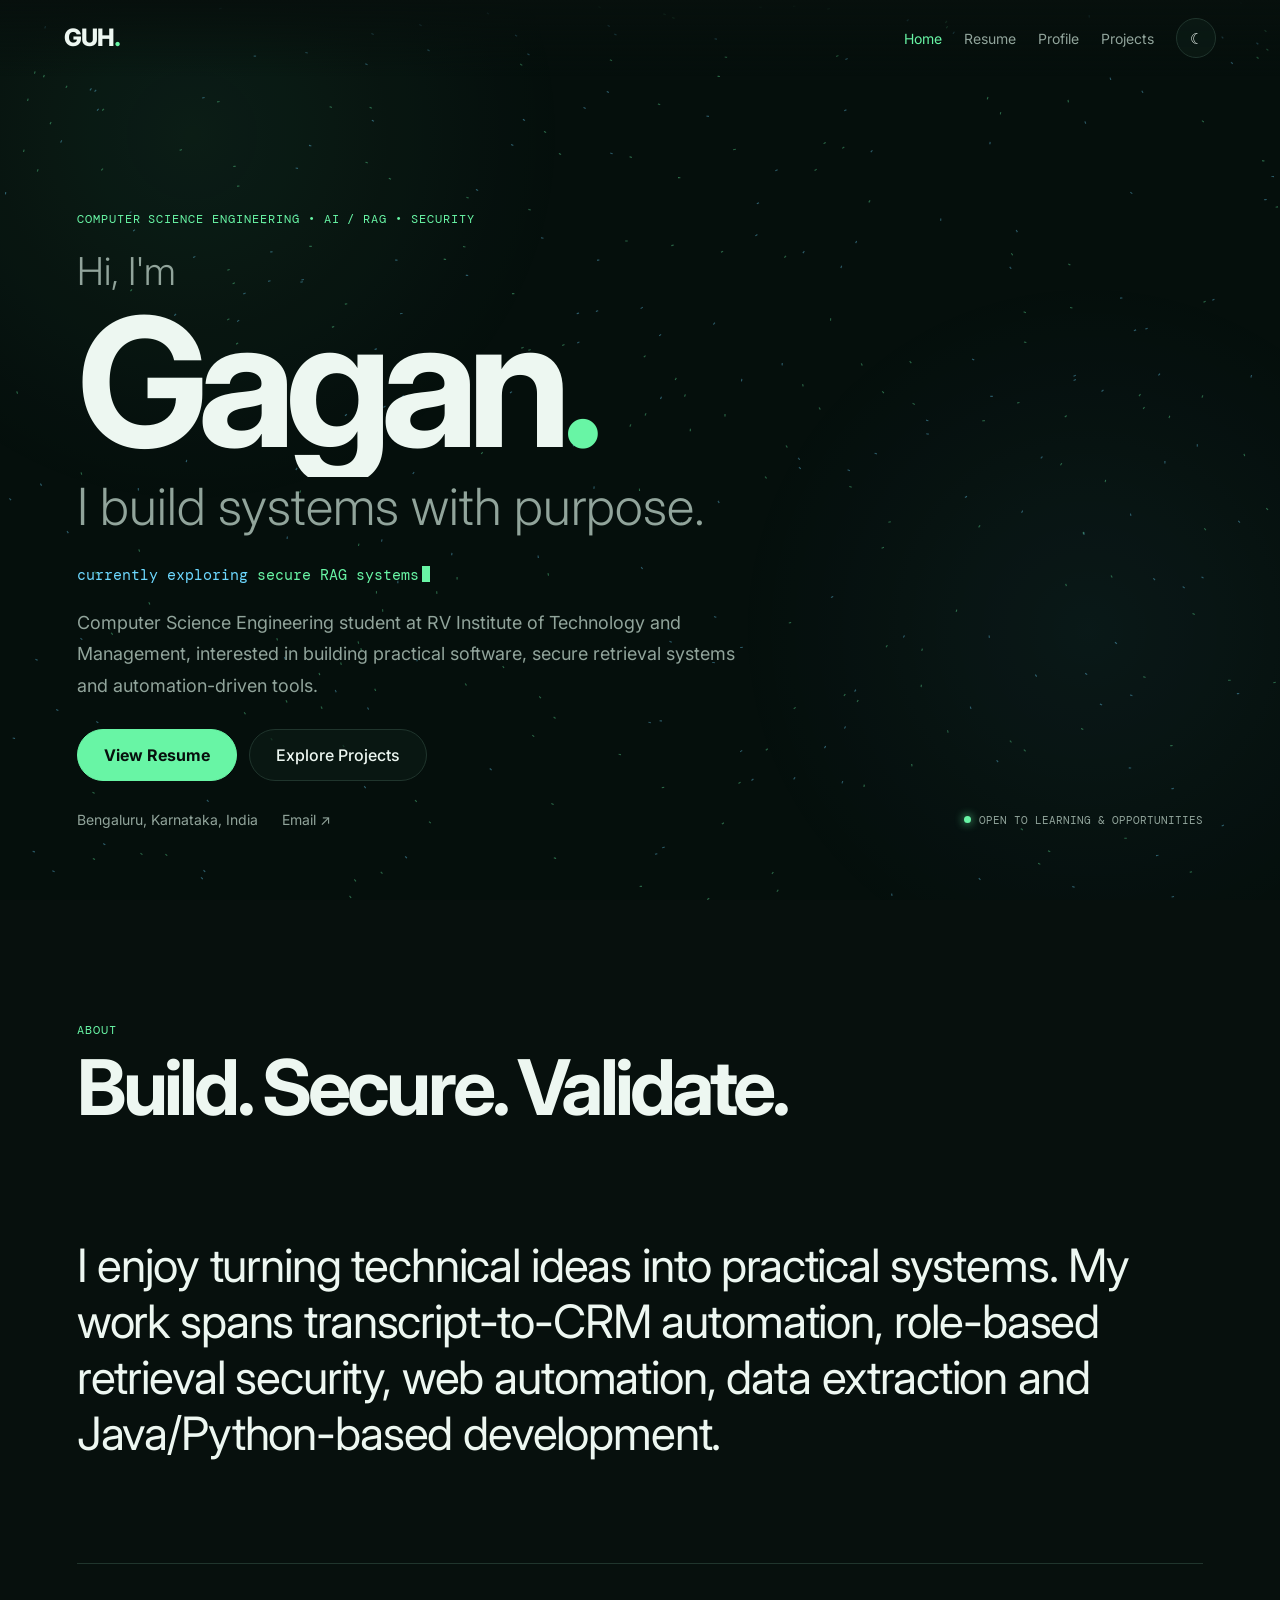
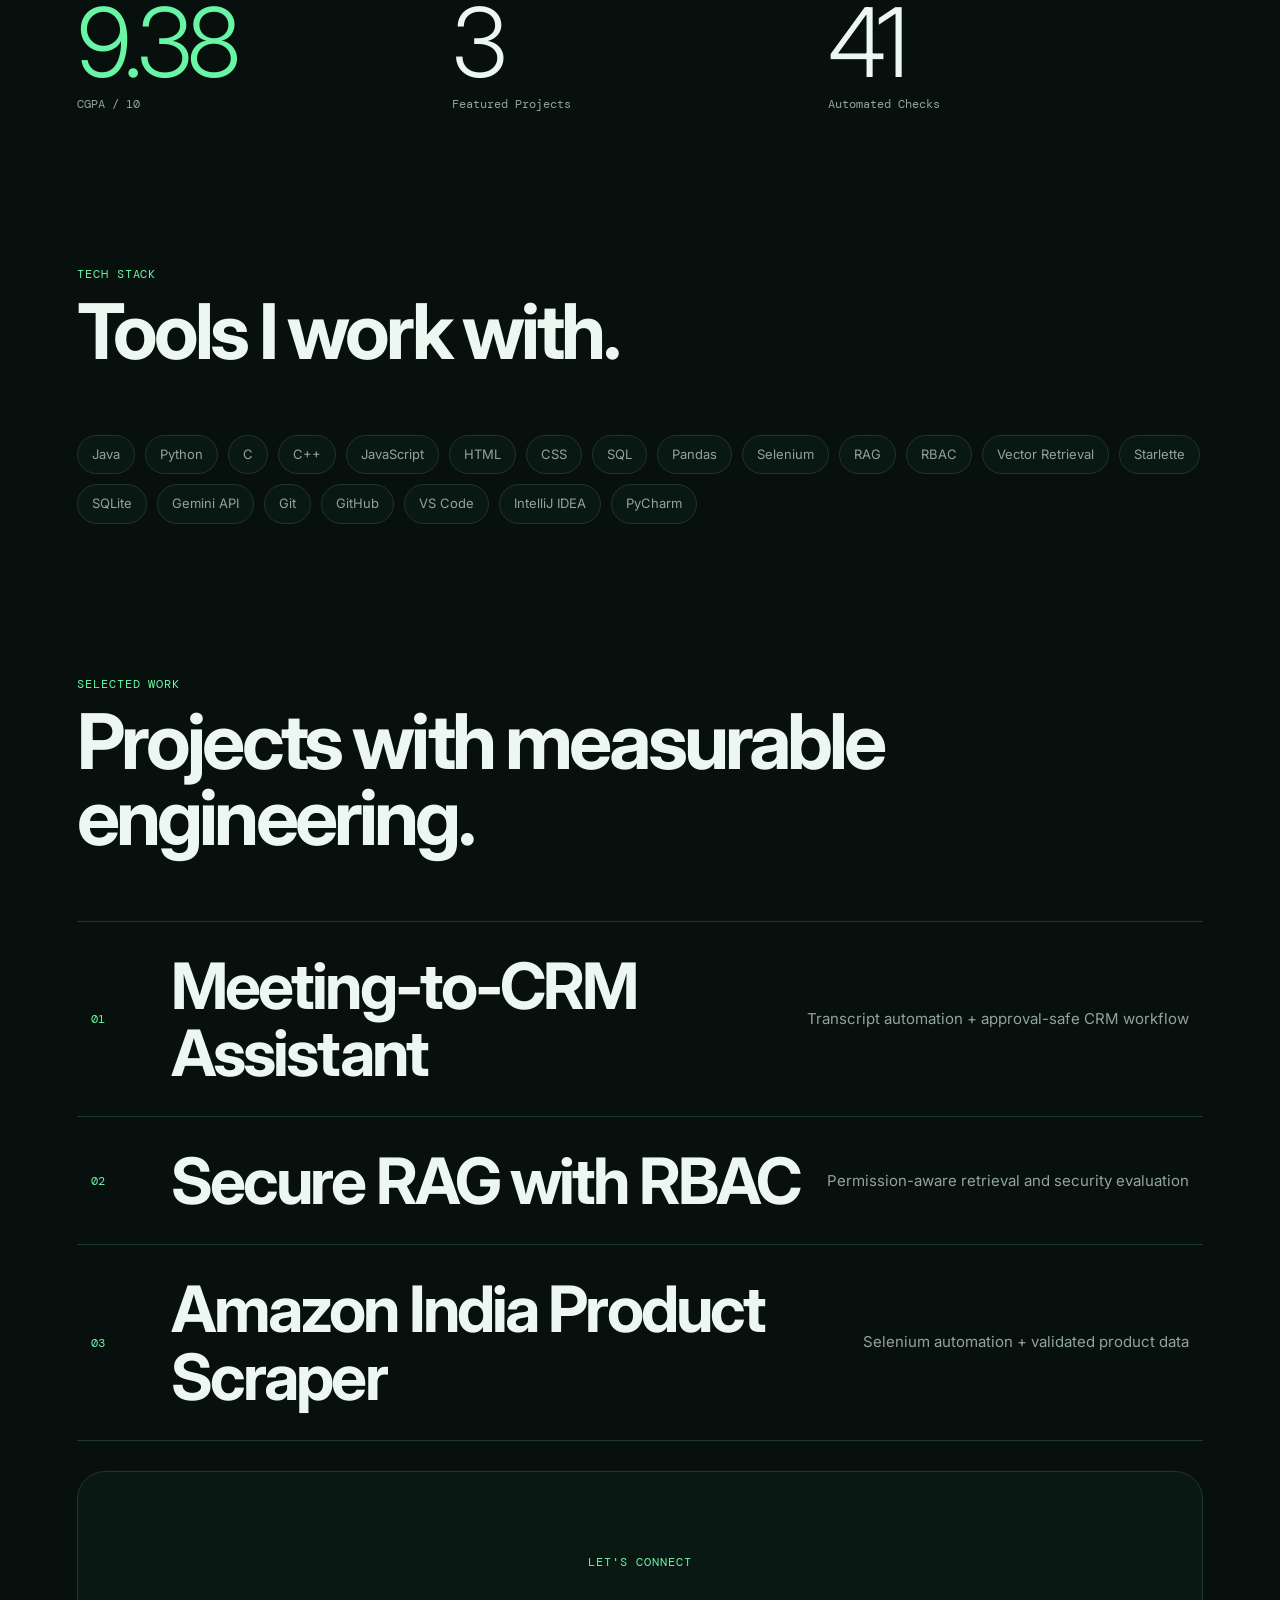
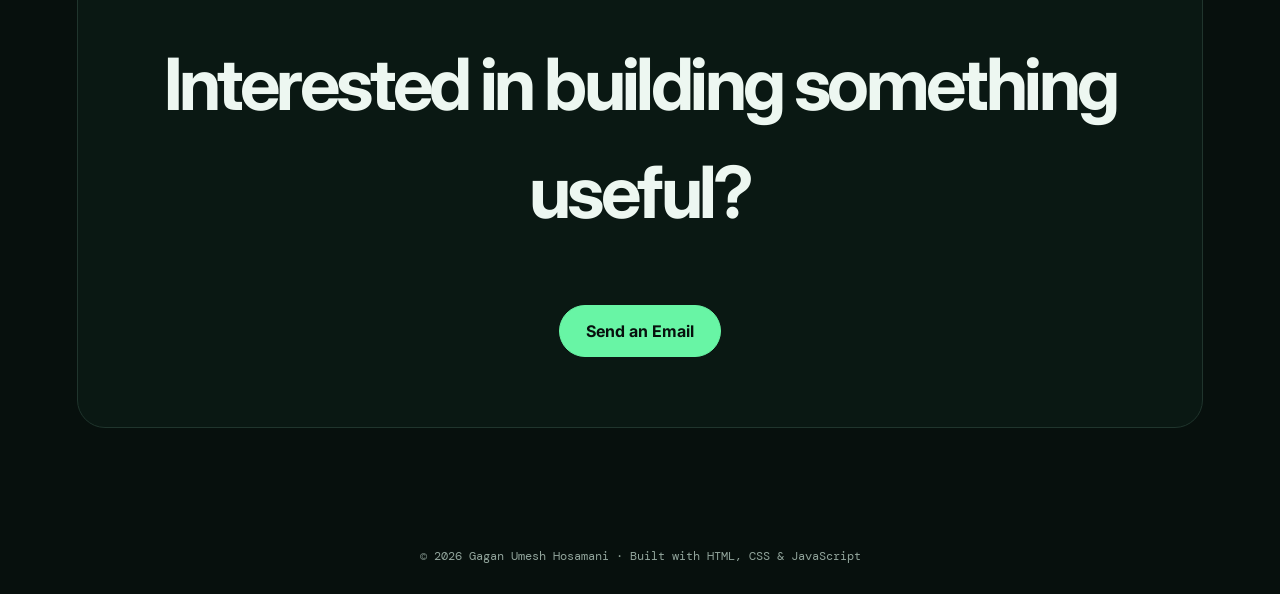
<file: index.html>
<!DOCTYPE html>
<html lang="en">
<head>
    <meta charset="UTF-8">
    <meta name="viewport" content="width=device-width, initial-scale=1.0">
    <meta name="description" content="Gagan Umesh Hosamani - Computer Science Engineering student, developer and security-focused AI/RAG enthusiast.">
    <title>Gagan Umesh Hosamani | Portfolio</title>
    <link rel="stylesheet" href="style.css">
</head>
<body>
<nav class="navbar">
    <a class="logo" href="index.html">GUH<span>.</span></a>
    <div class="nav-links">
        <a class="active" href="index.html">Home</a>
        <a href="resume.html">Resume</a>
        <a href="biodata.html">Profile</a>
        <a href="projects.html">Projects</a>
        <button id="themeToggle" class="theme-btn" aria-label="Toggle theme">☾</button>
    </div>
</nav>

<main>
    <section class="hero">
        <div class="hero-copy">
            <p class="eyebrow">COMPUTER SCIENCE ENGINEERING • AI / RAG • SECURITY</p>
            <h1>
                <span class="line l0"><span style="--d:.1s">Hi, I'm</span></span>
                <span class="line l1"><span style="--d:.25s">Gagan<i>.</i></span></span>
                <span class="line l2"><span style="--d:.5s">I build systems with purpose.</span></span>
            </h1>

            <p class="role">currently exploring <b id="typingRole">secure RAG systems</b><i></i></p>

            <p class="hero-text">
                Computer Science Engineering student at RV Institute of Technology and Management,
                interested in building practical software, secure retrieval systems and automation-driven tools.
            </p>

            <div class="hero-buttons">
                <a class="btn primary" href="resume.html">View Resume</a>
                <a class="btn secondary" href="projects.html">Explore Projects</a>
            </div>

            <div class="social-row">
                <span>Bengaluru, Karnataka, India</span>
                <a href="mailto:gagan.u.hosmani06@gmail.com">Email ↗</a>
                <span class="status">OPEN TO LEARNING & OPPORTUNITIES</span>
            </div>
        </div>
    </section>

    <section class="section">
        <div class="section-heading">
            <p class="eyebrow">ABOUT</p>
            <h2>Build. Secure. Validate.</h2>
        </div>
        <div class="about-grid">
            <div class="glass-card">
                <p>
                    I enjoy turning technical ideas into practical systems. My work spans
                    transcript-to-CRM automation, role-based retrieval security, web automation,
                    data extraction and Java/Python-based development.
                </p>
            </div>
            <div class="stats">
                <div class="stat"><strong>9.38</strong><span>CGPA / 10</span></div>
                <div class="stat"><strong>3</strong><span>Featured Projects</span></div>
                <div class="stat"><strong>41</strong><span>Automated Checks</span></div>
            </div>
        </div>
    </section>

    <section class="section">
        <div class="section-heading">
            <p class="eyebrow">TECH STACK</p>
            <h2>Tools I work with.</h2>
        </div>
        <div class="tag-grid">
            <span>Java</span><span>Python</span><span>C</span><span>C++</span><span>JavaScript</span>
            <span>HTML</span><span>CSS</span><span>SQL</span><span>Pandas</span><span>Selenium</span>
            <span>RAG</span><span>RBAC</span><span>Vector Retrieval</span><span>Starlette</span>
            <span>SQLite</span><span>Gemini API</span><span>Git</span><span>GitHub</span>
            <span>VS Code</span><span>IntelliJ IDEA</span><span>PyCharm</span>
        </div>
    </section>

    <section class="section">
        <div class="section-heading">
            <p class="eyebrow">SELECTED WORK</p>
            <h2>Projects with measurable engineering.</h2>
        </div>
        <div class="project-preview">
            <a href="projects.html" class="mini-project">
                <span>01</span><h3>Meeting-to-CRM Assistant</h3><p>Transcript automation + approval-safe CRM workflow</p>
            </a>
            <a href="projects.html" class="mini-project">
                <span>02</span><h3>Secure RAG with RBAC</h3><p>Permission-aware retrieval and security evaluation</p>
            </a>
            <a href="projects.html" class="mini-project">
                <span>03</span><h3>Amazon India Product Scraper</h3><p>Selenium automation + validated product data</p>
            </a>
        </div>
    </section>

    <section class="section contact-banner">
        <p class="eyebrow">LET'S CONNECT</p>
        <h2>Interested in building something useful?</h2>
        <a class="btn primary" href="mailto:gagan.u.hosmani06@gmail.com">Send an Email</a>
    </section>
</main>

<footer>© <span id="year"></span> Gagan Umesh Hosamani · Built with HTML, CSS & JavaScript</footer>
<script src="script.js"></script>
</body>
</html>
</file>
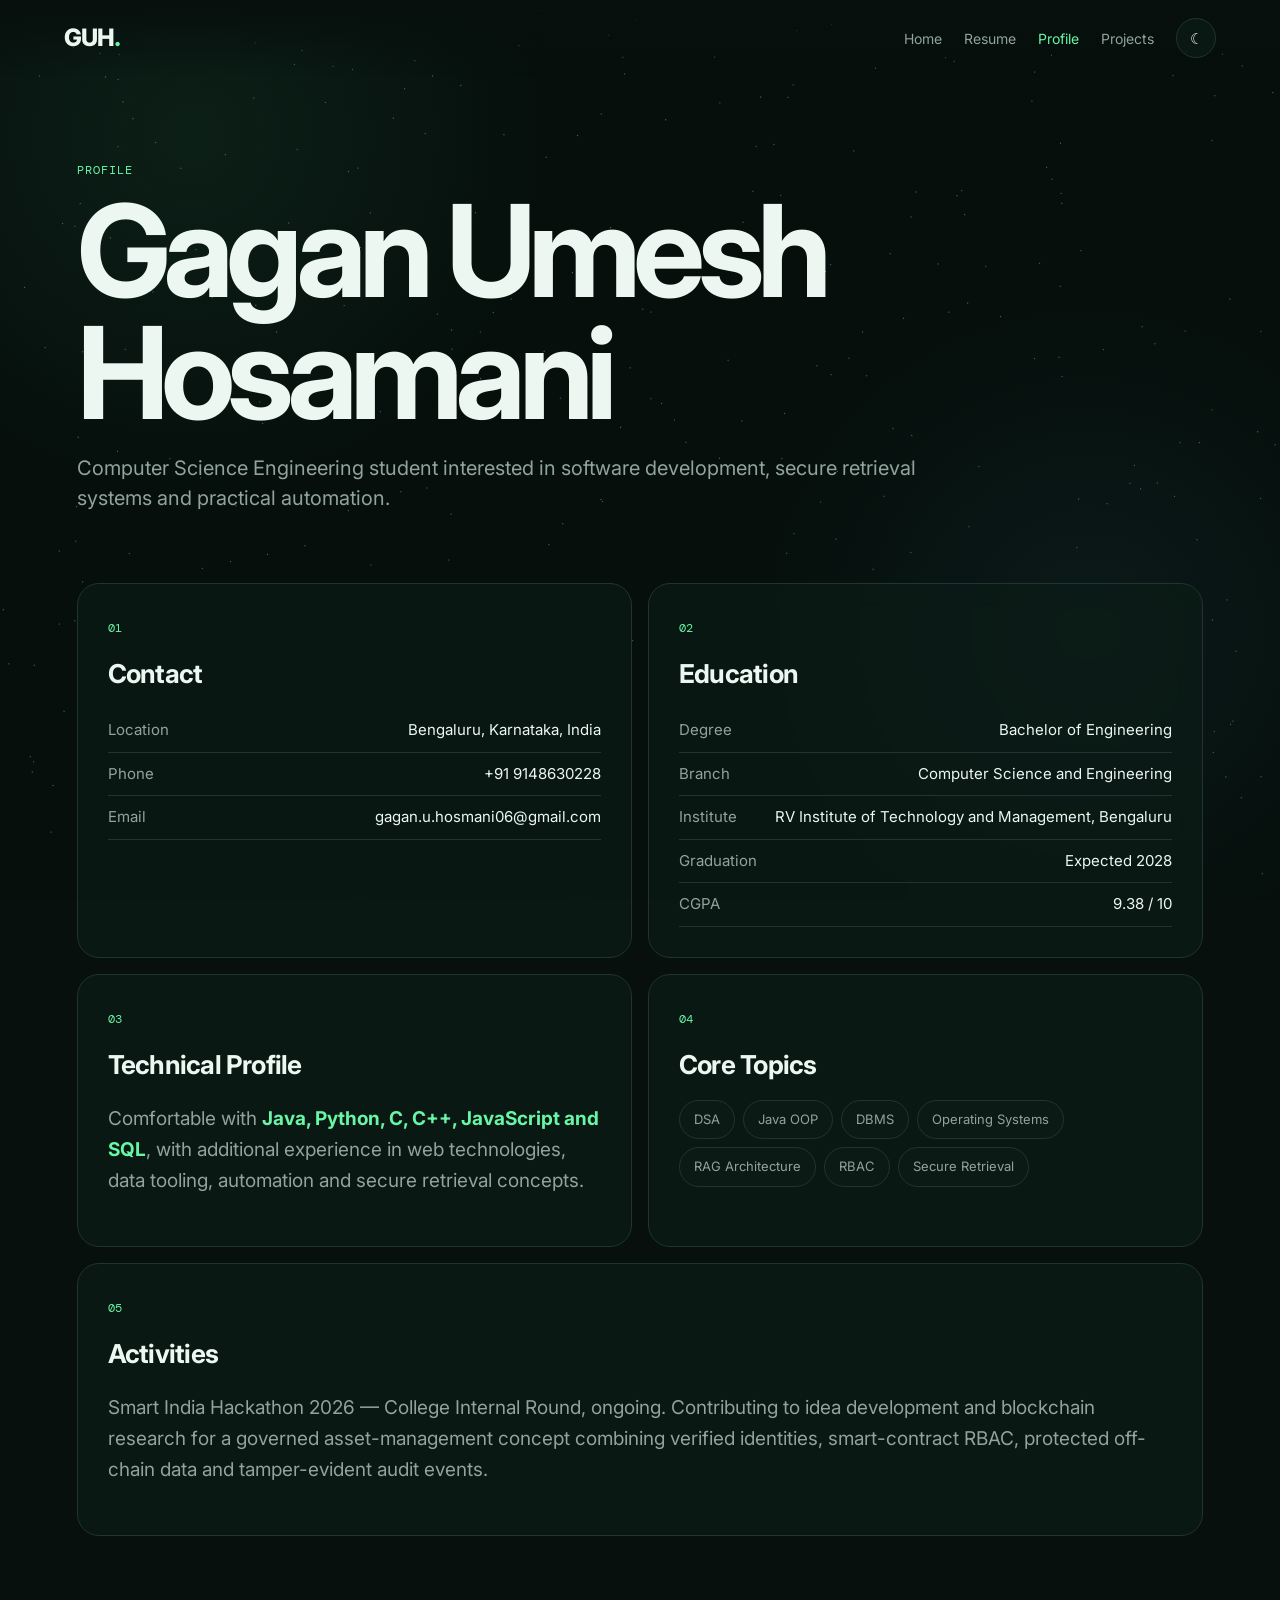
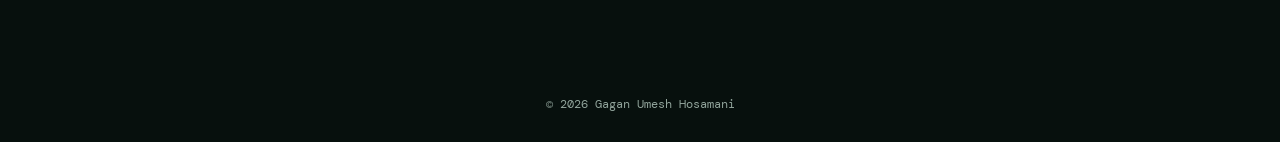
<file: biodata.html>
<!DOCTYPE html>
<html lang="en">
<head>
    <meta charset="UTF-8">
    <meta name="viewport" content="width=device-width, initial-scale=1.0">
    <title>Profile | Gagan Umesh Hosamani</title>
    <link rel="stylesheet" href="style.css">
</head>
<body>
<nav class="navbar">
    <a class="logo" href="index.html">GUH<span>.</span></a>
    <div class="nav-links">
        <a href="index.html">Home</a><a href="resume.html">Resume</a>
        <a class="active" href="biodata.html">Profile</a><a href="projects.html">Projects</a>
        <button id="themeToggle" class="theme-btn">☾</button>
    </div>
</nav>

<main class="page">
<header class="page-header">
    <p class="eyebrow">PROFILE</p>
    <h1>Gagan Umesh Hosamani</h1>
    <p>Computer Science Engineering student interested in software development, secure retrieval systems and practical automation.</p>
</header>

<section class="bio-grid">
    <div class="bio-card">
        <span class="number">01</span>
        <h2>Contact</h2>
        <div class="detail"><b>Location</b><span>Bengaluru, Karnataka, India</span></div>
        <div class="detail"><b>Phone</b><span>+91 9148630228</span></div>
        <div class="detail"><b>Email</b><span>gagan.u.hosmani06@gmail.com</span></div>
    </div>

    <div class="bio-card">
        <span class="number">02</span>
        <h2>Education</h2>
        <div class="detail"><b>Degree</b><span>Bachelor of Engineering</span></div>
        <div class="detail"><b>Branch</b><span>Computer Science and Engineering</span></div>
        <div class="detail"><b>Institute</b><span>RV Institute of Technology and Management, Bengaluru</span></div>
        <div class="detail"><b>Graduation</b><span>Expected 2028</span></div>
        <div class="detail"><b>CGPA</b><span>9.38 / 10</span></div>
    </div>

    <div class="bio-card">
        <span class="number">03</span>
        <h2>Technical Profile</h2>
        <p class="large-copy">Comfortable with <strong>Java, Python, C, C++, JavaScript and SQL</strong>, with additional experience in web technologies, data tooling, automation and secure retrieval concepts.</p>
    </div>

    <div class="bio-card">
        <span class="number">04</span>
        <h2>Core Topics</h2>
        <div class="language-list">
            <span>DSA</span><span>Java OOP</span><span>DBMS</span><span>Operating Systems</span>
            <span>RAG Architecture</span><span>RBAC</span><span>Secure Retrieval</span>
        </div>
    </div>

    <div class="bio-card wide">
        <span class="number">05</span>
        <h2>Activities</h2>
        <p class="large-copy">
            Smart India Hackathon 2026 — College Internal Round, ongoing. Contributing to idea development
            and blockchain research for a governed asset-management concept combining verified identities,
            smart-contract RBAC, protected off-chain data and tamper-evident audit events.
        </p>
    </div>
</section>
</main>

<footer>© <span id="year"></span> Gagan Umesh Hosamani</footer>
<script src="script.js"></script>
</body>
</html>
</file>
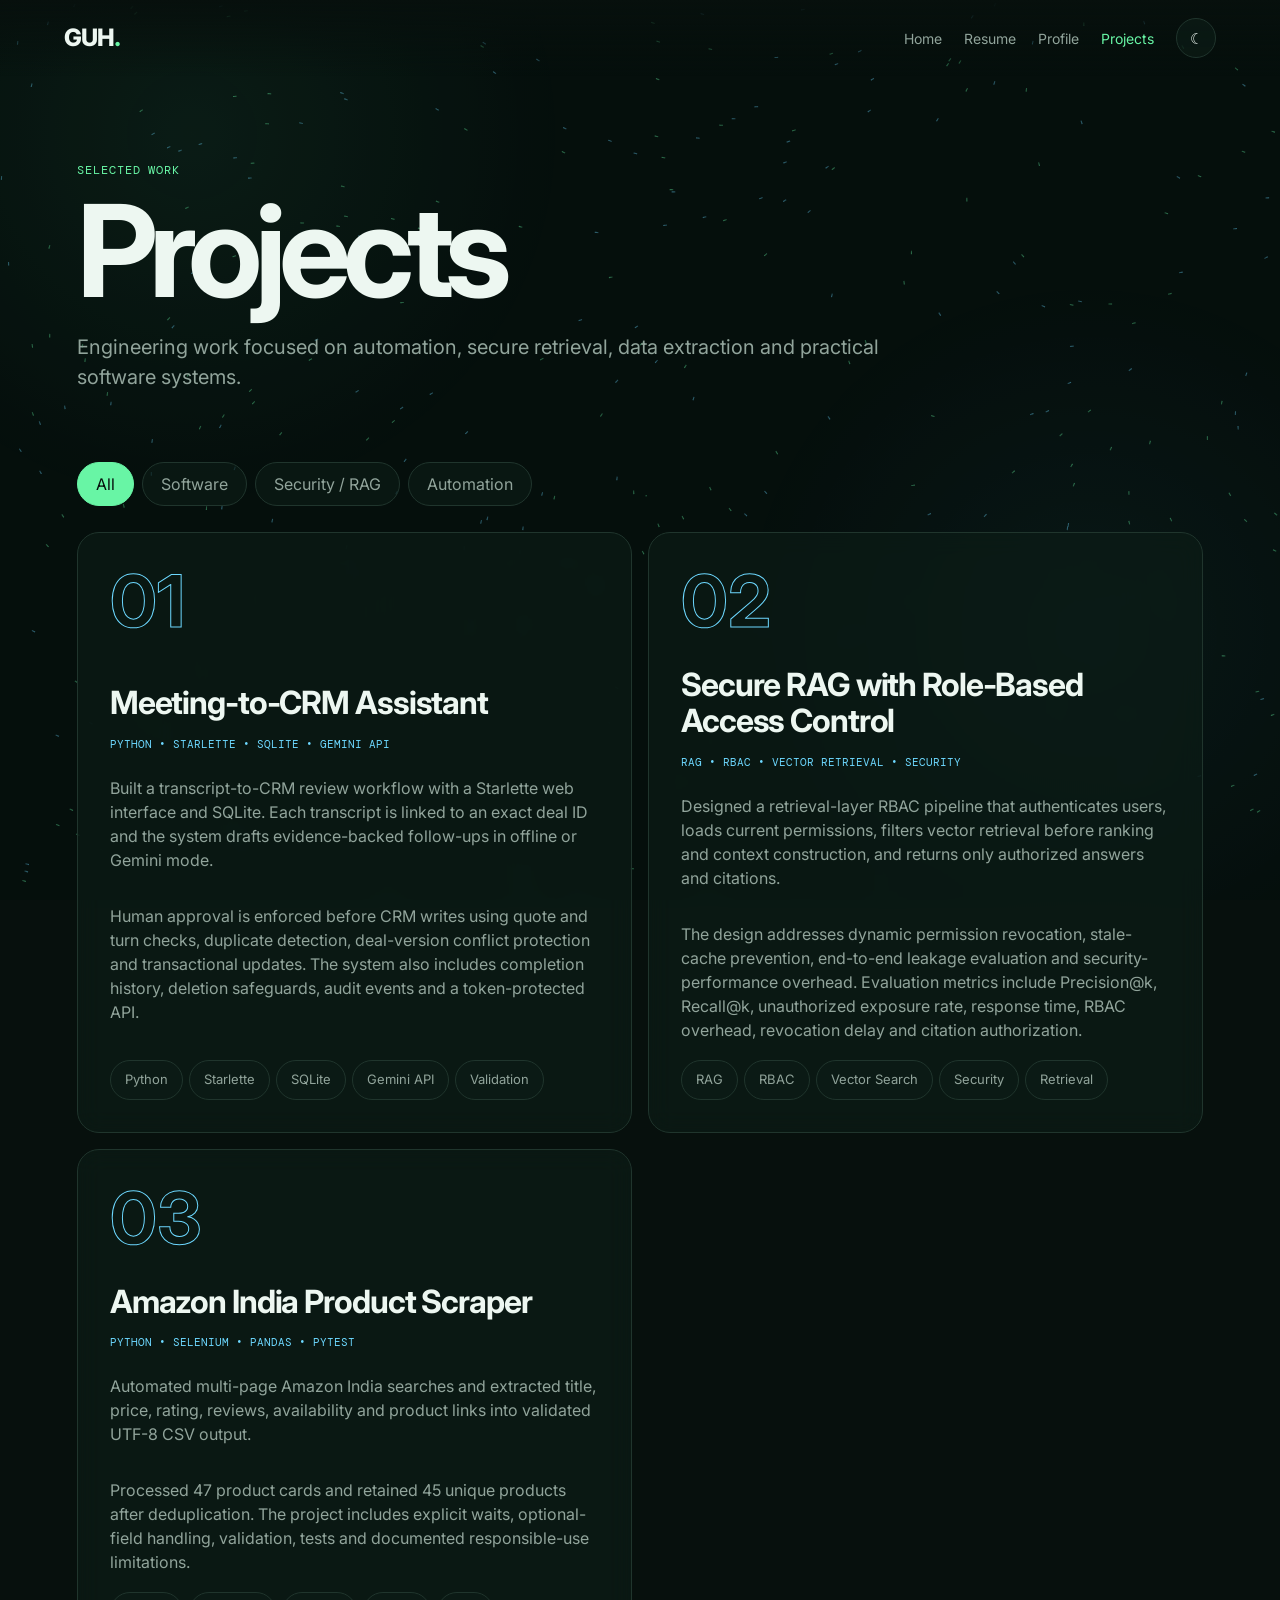
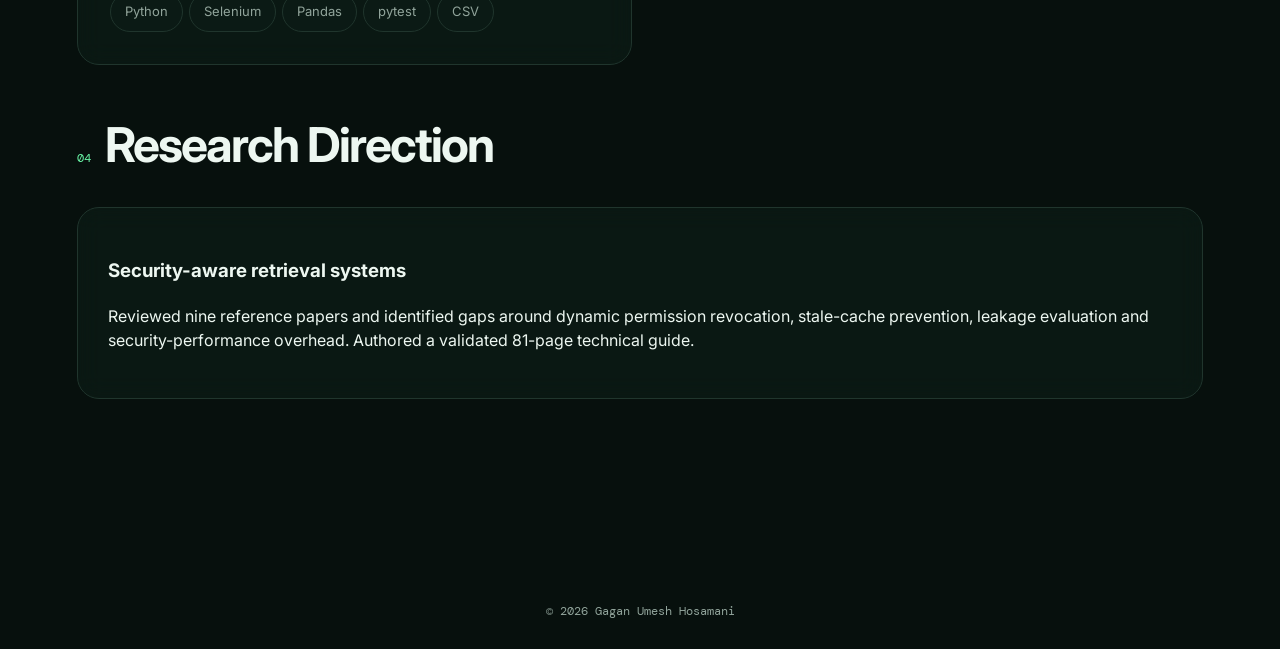
<file: projects.html>
<!DOCTYPE html>
<html lang="en">
<head>
    <meta charset="UTF-8">
    <meta name="viewport" content="width=device-width, initial-scale=1.0">
    <title>Projects | Gagan Umesh Hosamani</title>
    <link rel="stylesheet" href="style.css">
</head>
<body>
<nav class="navbar">
    <a class="logo" href="index.html">GUH<span>.</span></a>
    <div class="nav-links">
        <a href="index.html">Home</a><a href="resume.html">Resume</a>
        <a href="biodata.html">Profile</a><a class="active" href="projects.html">Projects</a>
        <button id="themeToggle" class="theme-btn">☾</button>
    </div>
</nav>

<main class="page">
<header class="page-header">
    <p class="eyebrow">SELECTED WORK</p>
    <h1>Projects</h1>
    <p>Engineering work focused on automation, secure retrieval, data extraction and practical software systems.</p>
</header>

<div class="filter-bar">
    <button class="filter active" data-filter="all">All</button>
    <button class="filter" data-filter="software">Software</button>
    <button class="filter" data-filter="security">Security / RAG</button>
    <button class="filter" data-filter="automation">Automation</button>
</div>

<section class="project-grid">
    <article class="project-card" data-category="software">
        <div class="project-number">01</div>
        <h2>Meeting-to-CRM Assistant</h2>
        <p class="project-type">PYTHON • STARLETTE • SQLITE • GEMINI API</p>
        <p>Built a transcript-to-CRM review workflow with a Starlette web interface and SQLite. Each transcript is linked to an exact deal ID and the system drafts evidence-backed follow-ups in offline or Gemini mode.</p>
        <p>Human approval is enforced before CRM writes using quote and turn checks, duplicate detection, deal-version conflict protection and transactional updates. The system also includes completion history, deletion safeguards, audit events and a token-protected API.</p>
        <div class="tech"><span>Python</span><span>Starlette</span><span>SQLite</span><span>Gemini API</span><span>Validation</span></div>
    </article>

    <article class="project-card" data-category="security">
        <div class="project-number">02</div>
        <h2>Secure RAG with Role-Based Access Control</h2>
        <p class="project-type">RAG • RBAC • VECTOR RETRIEVAL • SECURITY</p>
        <p>Designed a retrieval-layer RBAC pipeline that authenticates users, loads current permissions, filters vector retrieval before ranking and context construction, and returns only authorized answers and citations.</p>
        <p>The design addresses dynamic permission revocation, stale-cache prevention, end-to-end leakage evaluation and security-performance overhead. Evaluation metrics include Precision@k, Recall@k, unauthorized exposure rate, response time, RBAC overhead, revocation delay and citation authorization.</p>
        <div class="tech"><span>RAG</span><span>RBAC</span><span>Vector Search</span><span>Security</span><span>Retrieval</span></div>
    </article>

    <article class="project-card" data-category="automation">
        <div class="project-number">03</div>
        <h2>Amazon India Product Scraper</h2>
        <p class="project-type">PYTHON • SELENIUM • PANDAS • PYTEST</p>
        <p>Automated multi-page Amazon India searches and extracted title, price, rating, reviews, availability and product links into validated UTF-8 CSV output.</p>
        <p>Processed 47 product cards and retained 45 unique products after deduplication. The project includes explicit waits, optional-field handling, validation, tests and documented responsible-use limitations.</p>
        <div class="tech"><span>Python</span><span>Selenium</span><span>Pandas</span><span>pytest</span><span>CSV</span></div>
    </article>
</section>

<section class="resume-section">
    <div class="resume-title"><span>04</span><h2>Research Direction</h2></div>
    <div class="glass-card">
        <h3>Security-aware retrieval systems</h3>
        <p>Reviewed nine reference papers and identified gaps around dynamic permission revocation, stale-cache prevention, leakage evaluation and security-performance overhead. Authored a validated 81-page technical guide.</p>
    </div>
</section>
</main>

<footer>© <span id="year"></span> Gagan Umesh Hosamani</footer>
<script src="script.js"></script>
</body>
</html>
</file>
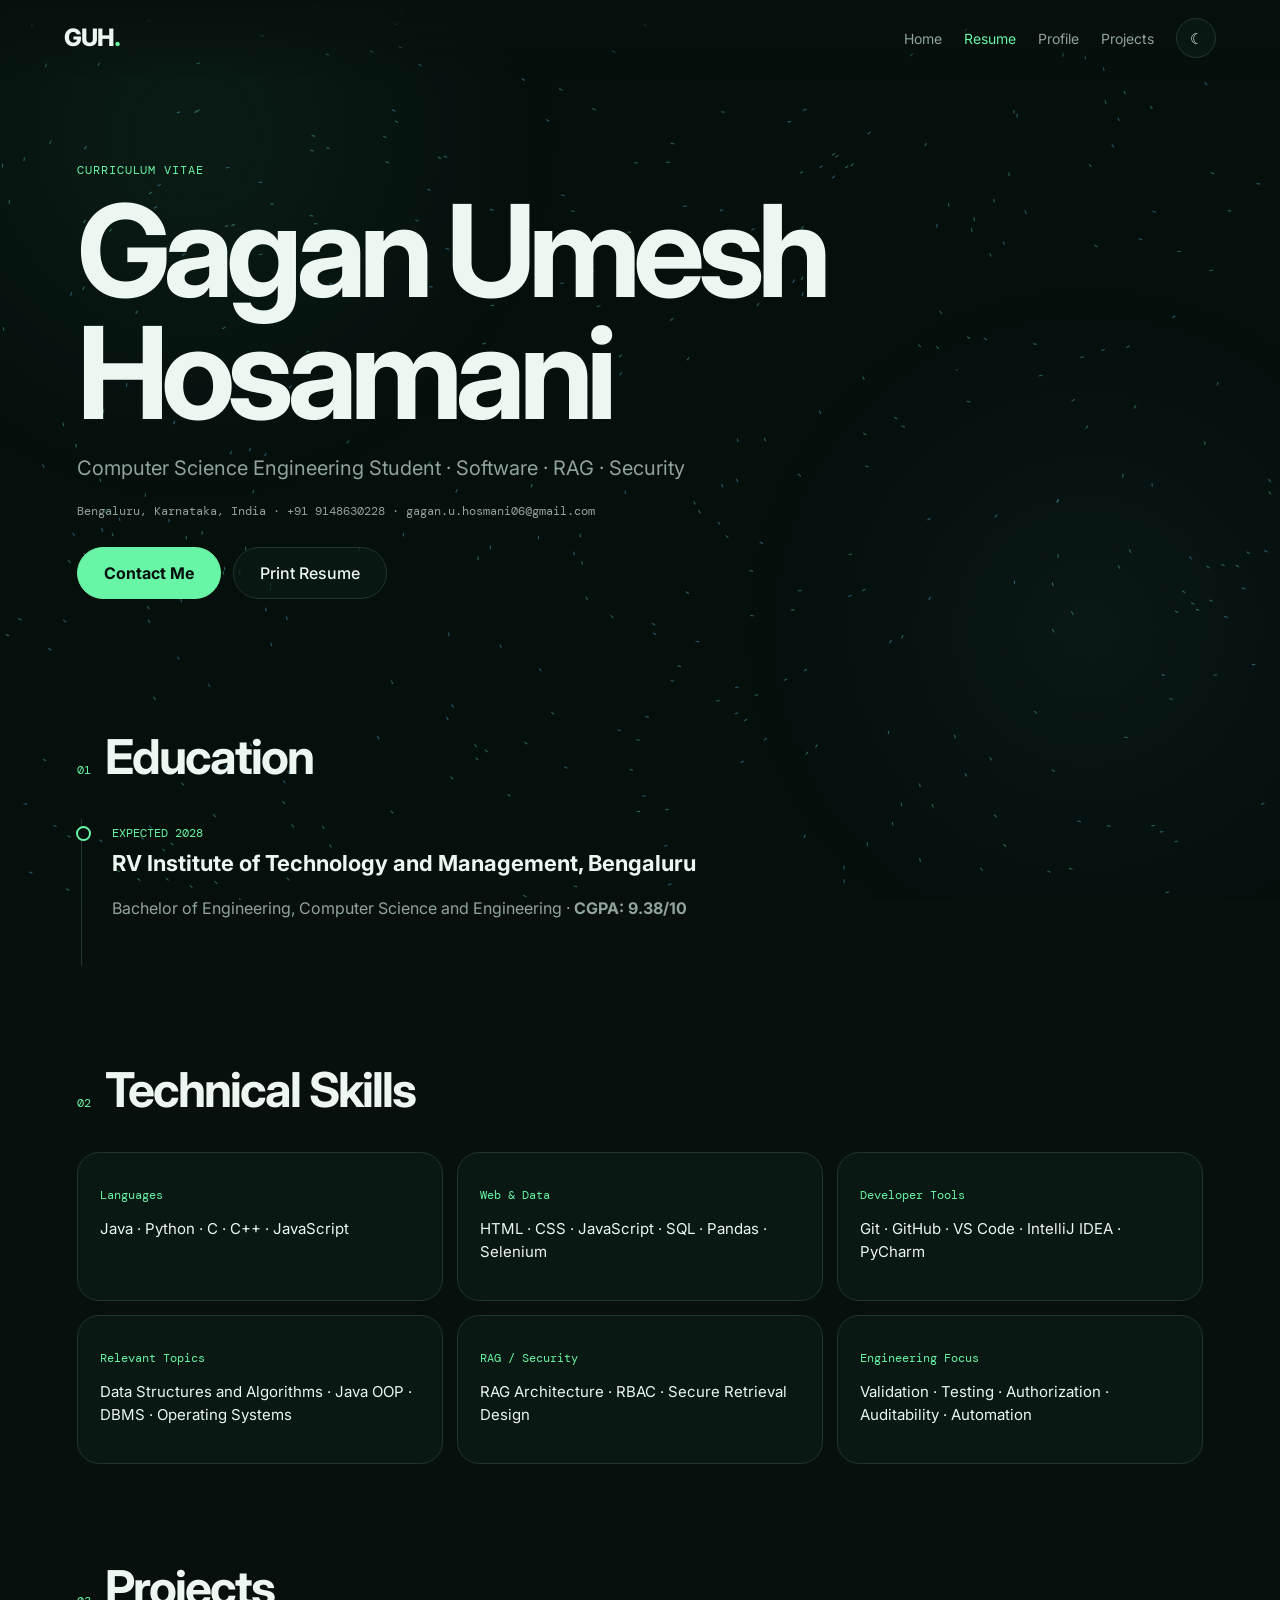
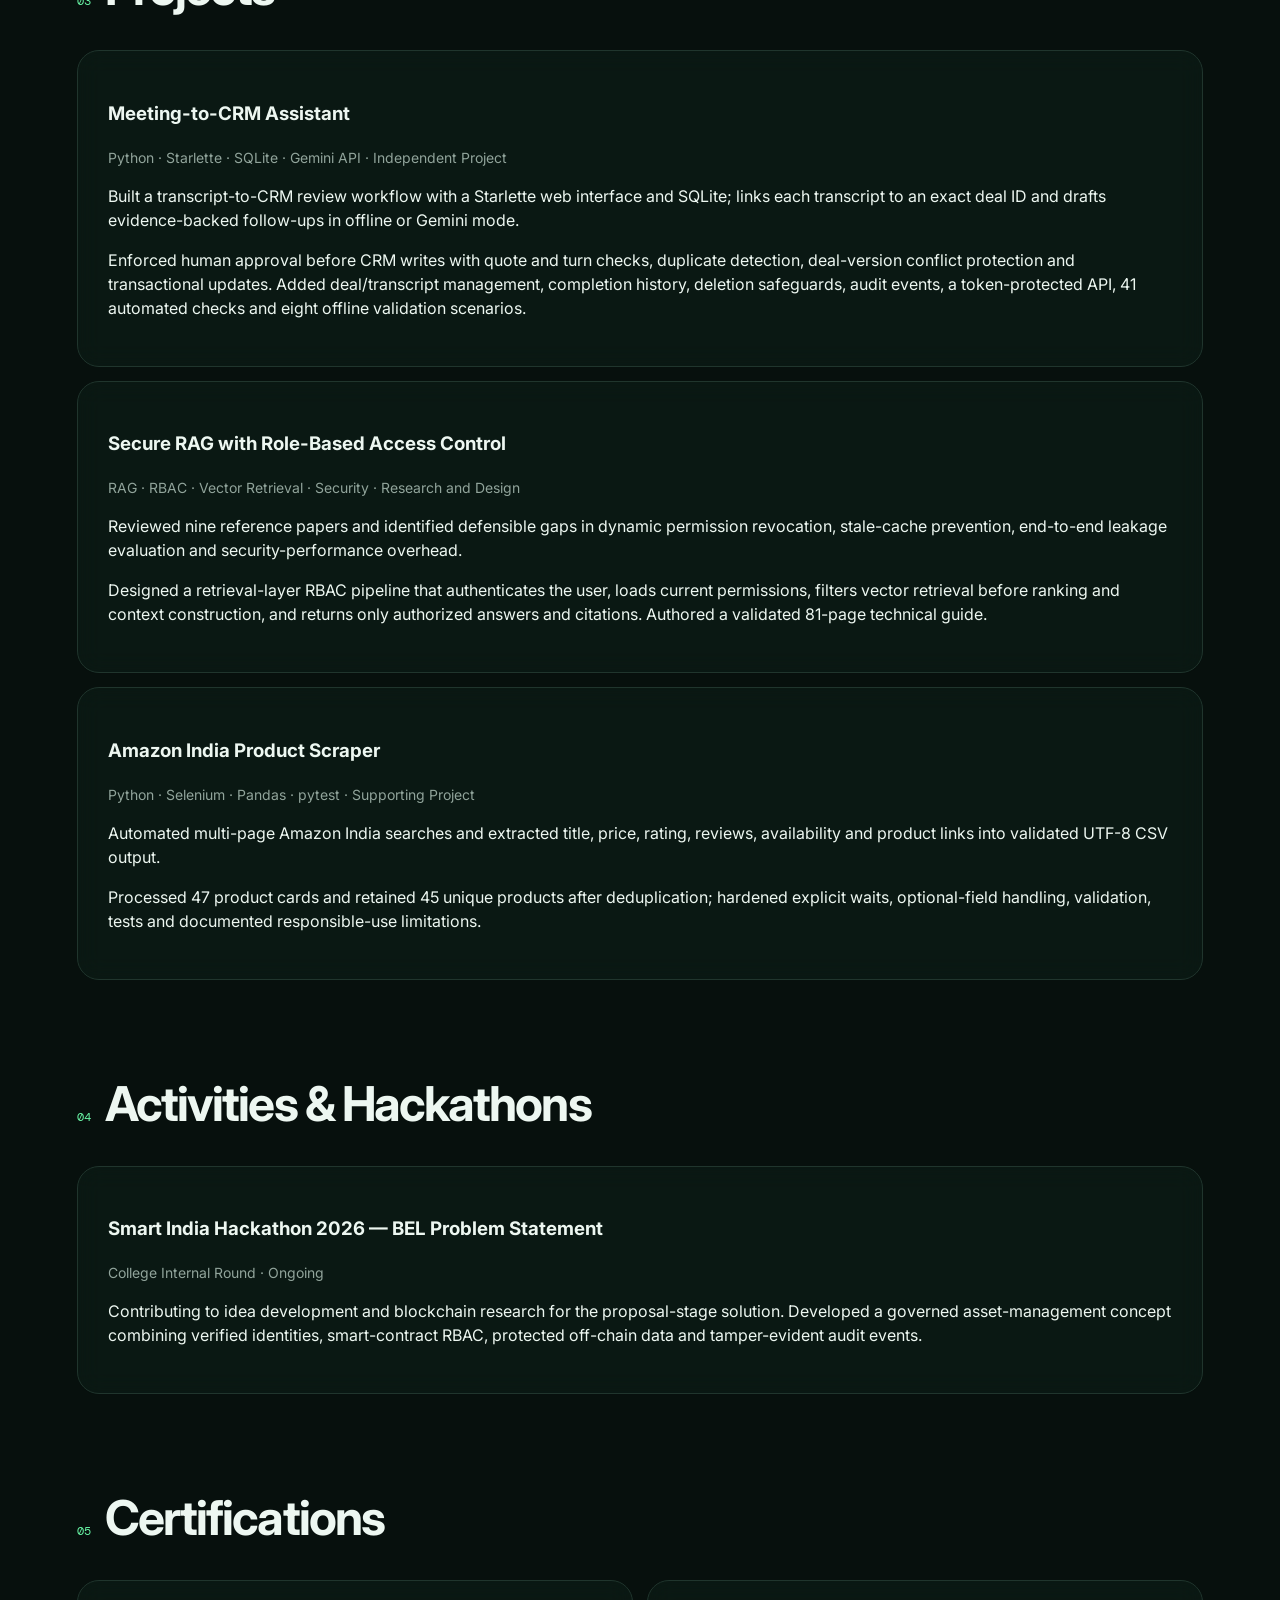
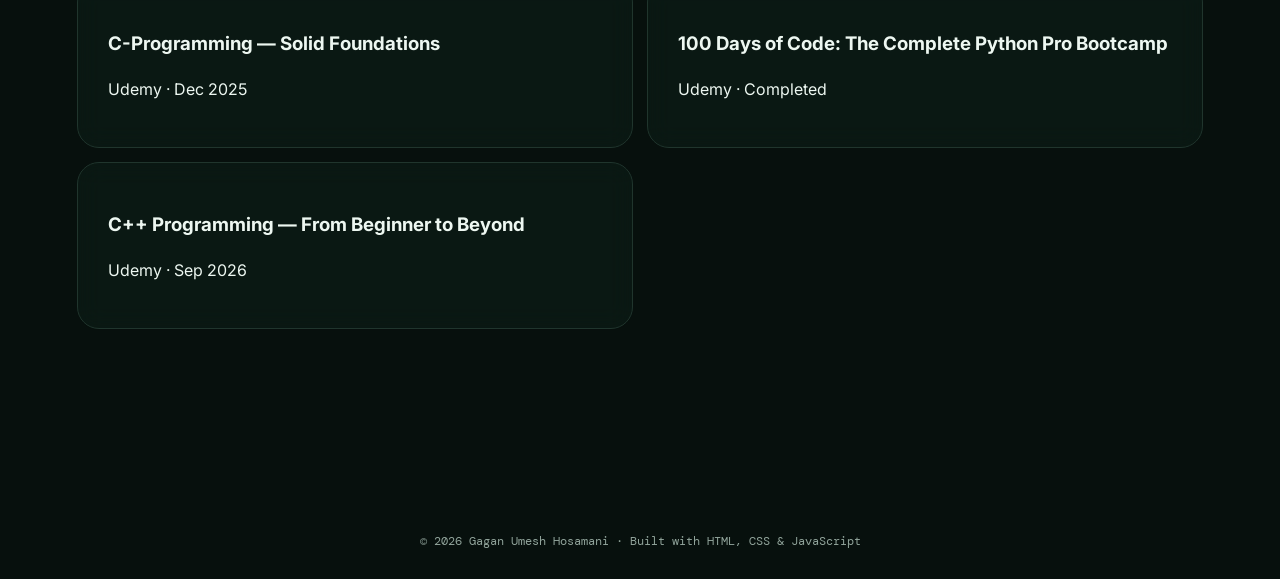
<file: resume.html>
<!DOCTYPE html>
<html lang="en">
<head>
    <meta charset="UTF-8">
    <meta name="viewport" content="width=device-width, initial-scale=1.0">
    <title>Resume | Gagan Umesh Hosamani</title>
    <link rel="stylesheet" href="style.css">
</head>
<body>
<nav class="navbar">
    <a class="logo" href="index.html">GUH<span>.</span></a>
    <div class="nav-links">
        <a href="index.html">Home</a><a class="active" href="resume.html">Resume</a>
        <a href="biodata.html">Profile</a><a href="projects.html">Projects</a>
        <button id="themeToggle" class="theme-btn">☾</button>
    </div>
</nav>

<main class="page">
<header class="page-header">
    <p class="eyebrow">CURRICULUM VITAE</p>
    <h1>Gagan Umesh Hosamani</h1>
    <p>Computer Science Engineering Student · Software · RAG · Security</p>
    <div class="contact-line">Bengaluru, Karnataka, India · +91 9148630228 · gagan.u.hosmani06@gmail.com</div>
    <div class="hero-buttons">
        <a class="btn primary" href="mailto:gagan.u.hosmani06@gmail.com">Contact Me</a>
        <button class="btn secondary" onclick="window.print()">Print Resume</button>
    </div>
</header>

<section class="resume-section">
    <div class="resume-title"><span>01</span><h2>Education</h2></div>
    <div class="timeline">
        <article class="timeline-item">
            <b>EXPECTED 2028</b>
            <h3>RV Institute of Technology and Management, Bengaluru</h3>
            <p>Bachelor of Engineering, Computer Science and Engineering · <strong>CGPA: 9.38/10</strong></p>
        </article>
    </div>
</section>

<section class="resume-section">
    <div class="resume-title"><span>02</span><h2>Technical Skills</h2></div>
    <div class="skill-columns">
        <div><h3>Languages</h3><p>Java · Python · C · C++ · JavaScript</p></div>
        <div><h3>Web & Data</h3><p>HTML · CSS · JavaScript · SQL · Pandas · Selenium</p></div>
        <div><h3>Developer Tools</h3><p>Git · GitHub · VS Code · IntelliJ IDEA · PyCharm</p></div>
        <div><h3>Relevant Topics</h3><p>Data Structures and Algorithms · Java OOP · DBMS · Operating Systems</p></div>
        <div><h3>RAG / Security</h3><p>RAG Architecture · RBAC · Secure Retrieval Design</p></div>
        <div><h3>Engineering Focus</h3><p>Validation · Testing · Authorization · Auditability · Automation</p></div>
    </div>
</section>

<section class="resume-section">
    <div class="resume-title"><span>03</span><h2>Projects</h2></div>
    <div class="resume-projects">
        <article class="glass-card">
            <h3>Meeting-to-CRM Assistant</h3>
            <p class="muted">Python · Starlette · SQLite · Gemini API · Independent Project</p>
            <p>Built a transcript-to-CRM review workflow with a Starlette web interface and SQLite; links each transcript to an exact deal ID and drafts evidence-backed follow-ups in offline or Gemini mode.</p>
            <p>Enforced human approval before CRM writes with quote and turn checks, duplicate detection, deal-version conflict protection and transactional updates. Added deal/transcript management, completion history, deletion safeguards, audit events, a token-protected API, 41 automated checks and eight offline validation scenarios.</p>
        </article>

        <article class="glass-card">
            <h3>Secure RAG with Role-Based Access Control</h3>
            <p class="muted">RAG · RBAC · Vector Retrieval · Security · Research and Design</p>
            <p>Reviewed nine reference papers and identified defensible gaps in dynamic permission revocation, stale-cache prevention, end-to-end leakage evaluation and security-performance overhead.</p>
            <p>Designed a retrieval-layer RBAC pipeline that authenticates the user, loads current permissions, filters vector retrieval before ranking and context construction, and returns only authorized answers and citations. Authored a validated 81-page technical guide.</p>
        </article>

        <article class="glass-card">
            <h3>Amazon India Product Scraper</h3>
            <p class="muted">Python · Selenium · Pandas · pytest · Supporting Project</p>
            <p>Automated multi-page Amazon India searches and extracted title, price, rating, reviews, availability and product links into validated UTF-8 CSV output.</p>
            <p>Processed 47 product cards and retained 45 unique products after deduplication; hardened explicit waits, optional-field handling, validation, tests and documented responsible-use limitations.</p>
        </article>
    </div>
</section>

<section class="resume-section">
    <div class="resume-title"><span>04</span><h2>Activities & Hackathons</h2></div>
    <div class="glass-card">
        <h3>Smart India Hackathon 2026 — BEL Problem Statement</h3>
        <p class="muted">College Internal Round · Ongoing</p>
        <p>Contributing to idea development and blockchain research for the proposal-stage solution. Developed a governed asset-management concept combining verified identities, smart-contract RBAC, protected off-chain data and tamper-evident audit events.</p>
    </div>
</section>

<section class="resume-section">
    <div class="resume-title"><span>05</span><h2>Certifications</h2></div>
    <div class="two-card">
        <div class="glass-card"><h3>C-Programming — Solid Foundations</h3><p>Udemy · Dec 2025</p></div>
        <div class="glass-card"><h3>100 Days of Code: The Complete Python Pro Bootcamp</h3><p>Udemy · Completed</p></div>
        <div class="glass-card"><h3>C++ Programming — From Beginner to Beyond</h3><p>Udemy · Sep 2026</p></div>
    </div>
</section>
</main>

<footer>© <span id="year"></span> Gagan Umesh Hosamani · Built with HTML, CSS & JavaScript</footer>
<script src="script.js"></script>
</body>
</html>
</file>
<file: style.css>
@import url('https://fonts.googleapis.com/css2?family=DM+Mono:wght@400;500&family=Inter:wght@300;400;500;600;700;800&display=swap');

:root{
    --bg:#07100d;
    --text:#edf7f1;
    --muted:#91a49b;
    --line:#20352d;
    --glass:rgba(13,28,23,.68);
    --accent:#68f5a5;
    --accent2:#6dd8ff;
}
body.light{
    --bg:#f4faf7;
    --text:#102019;
    --muted:#61736a;
    --line:#d6e4dc;
    --glass:rgba(255,255,255,.72);
    --accent:#087f4d;
    --accent2:#147ba6;
}
*{box-sizing:border-box}
html{scroll-behavior:smooth}
body{
    margin:0;
    background:var(--bg);
    color:var(--text);
    font-family:Inter,Arial,sans-serif;
    line-height:1.5;
    overflow-x:hidden;
}
body::before{
    content:"";
    position:fixed;
    inset:0;
    pointer-events:none;
    background:
        radial-gradient(circle at 15% 15%,rgba(104,245,165,.08),transparent 28%),
        radial-gradient(circle at 85% 70%,rgba(109,216,255,.06),transparent 28%);
    z-index:-2;
}
a{color:inherit;text-decoration:none}
button{font-family:inherit}
main{width:88%;max-width:1200px;margin:auto}
#flow{position:fixed;inset:0;width:100%;height:100%;z-index:-1}
.eyebrow{font:12px "DM Mono",monospace;color:var(--accent);text-transform:uppercase;letter-spacing:.08em}
.muted{color:var(--muted);font-size:14px}

.navbar{
    position:fixed;top:0;left:0;right:0;height:76px;padding:0 5%;
    display:flex;align-items:center;justify-content:space-between;z-index:110;
    background:linear-gradient(var(--bg),transparent);
}
.logo{font-size:24px;font-weight:800;letter-spacing:-1px}
.logo span{color:var(--accent)}
.nav-links{display:flex;align-items:center;gap:22px}
.nav-links a{color:var(--muted);font-size:14px}
.nav-links a.active,.nav-links a:hover{color:var(--accent)}
.theme-btn{
    width:40px;height:40px;border-radius:100px;border:1px solid var(--line);
    background:var(--glass);color:var(--text);cursor:pointer;font-size:15px
}
.theme-btn:hover{border-color:var(--accent);color:var(--accent)}

.hero{min-height:100vh;display:flex;align-items:flex-end;padding:110px 0 70px}
.hero-copy{width:100%}
.hero h1{margin:16px 0 24px;font-weight:700}
.line{display:block;overflow:hidden;padding-bottom:.1em}
.line>span{display:block;transform:translateY(108%);animation:rise 1.1s cubic-bezier(.2,.8,.2,1) forwards;animation-delay:var(--d)}
@keyframes rise{to{transform:none}}
.l0{font-size:clamp(22px,3vw,40px);font-weight:300;color:var(--muted)}
.l1{font-size:clamp(72px,14vw,210px);letter-spacing:-.065em;line-height:.86}
.l1 i{font-style:normal;color:var(--accent)}
.l2{font-size:clamp(26px,4vw,58px);font-weight:300;color:var(--muted);line-height:1.15}
.role{font:15px "DM Mono",monospace;color:var(--accent2);min-height:24px}
.role b{font-weight:400;color:var(--accent)}
.role i{display:inline-block;width:8px;height:16px;background:var(--accent);vertical-align:-2px;margin-left:3px;animation:blink 1s steps(1) infinite}
@keyframes blink{50%{opacity:0}}
.hero-text{max-width:680px;color:var(--muted);font-size:18px;line-height:1.75}
.hero-buttons{display:flex;gap:12px;margin:28px 0;flex-wrap:wrap}
.btn{
    display:inline-block;padding:13px 26px;border-radius:100px;border:1px solid var(--line);
    cursor:pointer;font:inherit;font-weight:500;transition:.2s
}
.btn:hover{transform:translateY(-2px)}
.btn.primary{background:var(--accent);color:#07100d;border-color:var(--accent);font-weight:700}
.btn.secondary{background:var(--glass);color:var(--text)}
.btn.secondary:hover{border-color:var(--accent);color:var(--accent)}
.social-row{display:flex;flex-wrap:wrap;align-items:center;gap:8px 24px;font-size:14px;color:var(--muted)}
.social-row a:hover{color:var(--accent)}
.status{margin-left:auto;font:11px "DM Mono",monospace;display:flex;align-items:center;gap:8px}
.status::before{content:"";width:7px;height:7px;border-radius:50%;background:var(--accent);box-shadow:0 0 10px var(--accent)}

.section{padding:110px 0 30px}
.section-heading{margin-bottom:44px}
.section-heading h2{font-size:clamp(36px,6vw,80px);letter-spacing:-.05em;line-height:1;margin-top:10px}
.about-grid{display:block}
.glass-card,.bio-card,.project-card,.skill-columns>div{
    position:relative;overflow:hidden;background:var(--glass);backdrop-filter:blur(12px);
    border:1px solid var(--line);border-radius:22px;transition:border-color .25s,transform .25s
}
.glass-card:hover,.bio-card:hover,.project-card:hover,.skill-columns>div:hover{border-color:var(--accent)}
.glass-card{padding:30px}
.about-grid .glass-card{background:none;border:0;backdrop-filter:none;padding:0;margin-bottom:56px}
.about-grid .glass-card p{font-size:clamp(24px,3.6vw,46px);line-height:1.22;letter-spacing:-.025em;max-width:24em}
.stats{display:grid;grid-template-columns:repeat(3,1fr);border-top:1px solid var(--line)}
.stat{padding:30px 10px 0 0}
.stat strong{display:block;font-size:clamp(44px,7.5vw,104px);font-weight:300;line-height:1;letter-spacing:-.05em}
.stat:first-child strong{color:var(--accent)}
.stat span{font:12px "DM Mono",monospace;color:var(--muted)}

.tag-grid{display:flex;flex-wrap:wrap;gap:10px}
.tag-grid span,.tech span,.language-list span{
    padding:9px 14px;border:1px solid var(--line);border-radius:100px;
    color:var(--muted);font-size:13px;background:var(--glass)
}
.tag-grid span:hover,.tech span:hover{border-color:var(--accent);color:var(--accent)}
.project-preview{display:flex;flex-direction:column;border-top:1px solid var(--line)}
.mini-project{
    display:grid;grid-template-columns:70px 1fr auto;align-items:center;gap:10px;
    padding:30px 14px;border-bottom:1px solid var(--line);transition:background .3s,color .3s,padding .35s
}
.mini-project:hover{background:var(--accent);color:#07100d;padding-left:30px}
.mini-project span,.number{font:12px "DM Mono",monospace;color:var(--accent)}
.mini-project:hover span,.mini-project:hover p{color:#07100d}
.mini-project h3{font-size:clamp(28px,5vw,66px);letter-spacing:-.045em;line-height:1.05;margin:0}
.mini-project p{color:var(--muted);font-size:15px;text-align:right}

.page{padding:130px 0 40px}
.page-header{padding:20px 0 50px}
.page-header h1{font-size:clamp(52px,10vw,150px);font-weight:700;line-height:.95;letter-spacing:-.06em;margin:10px 0 16px}
.page-header>p:not(.eyebrow){color:var(--muted);font-size:20px;max-width:42em}
.contact-line{color:var(--muted);margin-top:14px;font:12px "DM Mono",monospace}
.resume-section{padding:44px 0}
.resume-title{display:flex;align-items:baseline;gap:14px;margin-bottom:26px}
.resume-title span{font:12px "DM Mono",monospace;color:var(--accent)}
.resume-title h2{font-size:clamp(28px,4vw,48px);letter-spacing:-.04em;margin:0}
.timeline{border-left:1px solid var(--line);padding-left:30px;margin-left:4px}
.timeline-item{padding:0 0 30px;position:relative}
.timeline-item::before{
    content:"";position:absolute;width:11px;height:11px;border-radius:50%;
    background:var(--bg);border:2px solid var(--accent);left:-36px;top:7px
}
.timeline-item b{color:var(--accent);font:12px "DM Mono",monospace}
.timeline-item h3{margin:4px 0;font-size:22px}
.timeline-item p{color:var(--muted)}
.skill-columns{display:grid;grid-template-columns:repeat(3,1fr);gap:14px}
.skill-columns>div{padding:22px}
.skill-columns h3{font:12px "DM Mono",monospace;color:var(--accent);margin-bottom:8px;font-weight:400}
.skill-columns p{font-size:15px}
.resume-projects{display:grid;gap:14px}
.two-card{display:grid;grid-template-columns:1fr 1fr;gap:14px}
.bio-grid{display:grid;grid-template-columns:1fr 1fr;gap:16px}
.bio-card{padding:30px;min-height:260px}
.bio-card.wide{grid-column:1/-1;min-height:0}
.bio-card h2{margin:16px 0;font-size:26px;letter-spacing:-.03em}
.bio-card p{color:var(--muted)}
.detail{display:flex;justify-content:space-between;gap:15px;border-bottom:1px solid var(--line);padding:10px 0;font-size:15px}
.detail b{font-weight:400;color:var(--muted)}
.language-list{display:flex;flex-wrap:wrap;gap:8px}
.large-copy{font-size:19px;line-height:1.65}
.large-copy strong{color:var(--accent)}
.filter-bar{display:flex;gap:8px;margin-bottom:26px;flex-wrap:wrap}
.filter{
    padding:9px 18px;border:1px solid var(--line);background:var(--glass);
    color:var(--muted);border-radius:100px;cursor:pointer;font:inherit;transition:.2s
}
.filter.active,.filter:hover{background:var(--accent);color:#07100d;border-color:var(--accent)}
.project-grid{display:grid;grid-template-columns:1fr 1fr;gap:16px}
.project-card{padding:32px;min-height:450px;display:flex;flex-direction:column}
.project-card:hover{transform:translateY(-5px)}
.project-number{font-size:72px;line-height:1;font-weight:700;color:transparent;-webkit-text-stroke:1px var(--accent2)}
.project-card h2{font-size:32px;letter-spacing:-.035em;margin:auto 0 4px;padding-top:30px;line-height:1.15}
.project-type{font:11px "DM Mono",monospace;color:var(--accent2)}
.project-card>p:not(.project-type){color:var(--muted);margin:14px 0 18px}
.tech{display:flex;flex-wrap:wrap;gap:6px;margin-top:auto}
.contact-banner{text-align:center;border:1px solid var(--line);border-radius:28px;background:var(--glass);padding:70px 24px;margin-bottom:40px}
.contact-banner h2{font-size:clamp(32px,6vw,72px);letter-spacing:-.05em}
footer{margin-top:90px;padding:30px 7%;text-align:center;color:var(--muted);font:12px "DM Mono",monospace}

@media(max-width:800px){
    .nav-links a{display:none}
    .navbar{padding:0 6%}
    main{width:88%}
    .hero{padding-top:120px}
    .social-row{align-items:flex-start;flex-direction:column}
    .status{margin-left:0}
    .stats{grid-template-columns:1fr}
    .stat{padding-bottom:22px}
    .mini-project{grid-template-columns:45px 1fr}
    .mini-project p{grid-column:2;text-align:left}
    .skill-columns,.project-grid,.bio-grid,.two-card{grid-template-columns:1fr}
    .bio-card.wide{grid-column:auto}
    .project-card{min-height:0}
}
@media print{
    .navbar,.hero-buttons,footer{display:none!important}
    body{background:#fff;color:#111}
    .page{padding-top:20px}
    .glass-card,.bio-card,.project-card{background:#fff;border:1px solid #ccc;break-inside:avoid}
    .muted,.project-card>p:not(.project-type),.page-header>p:not(.eyebrow),.timeline-item p{color:#333}
}
</file>
